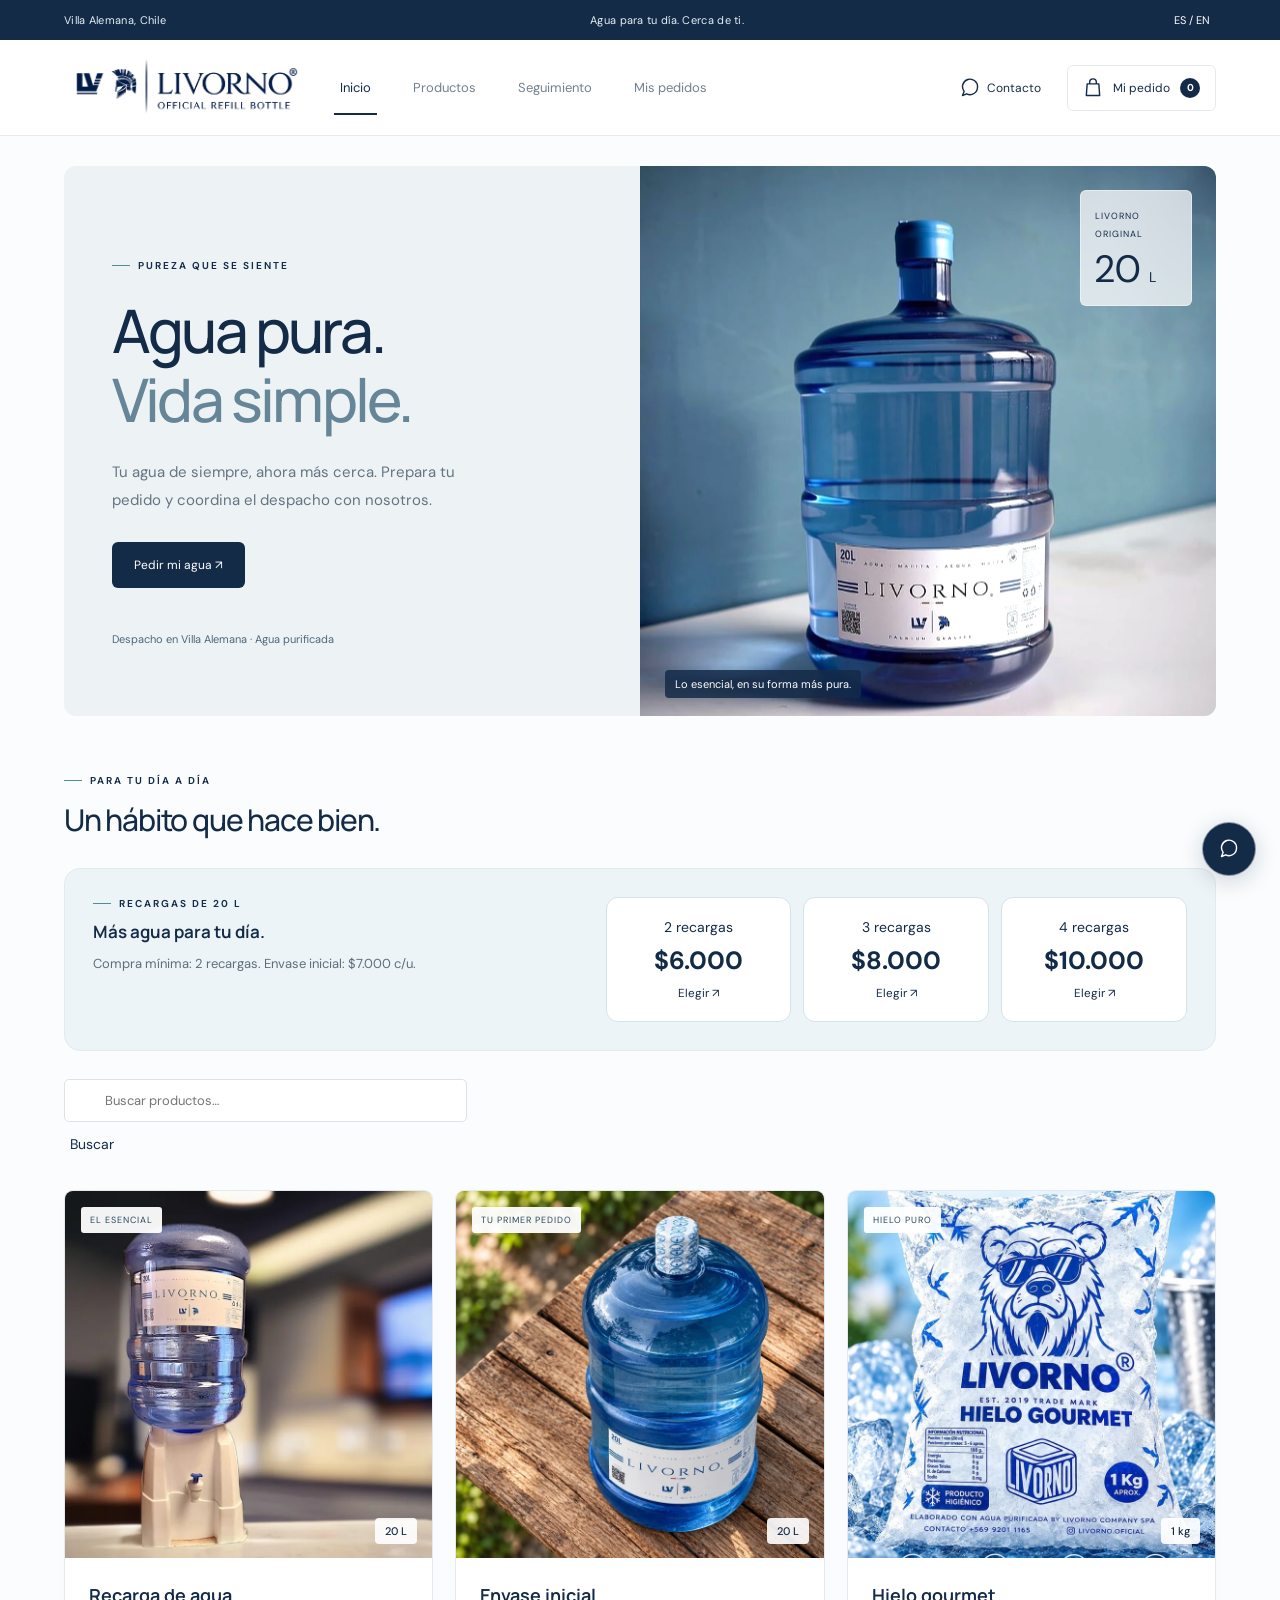
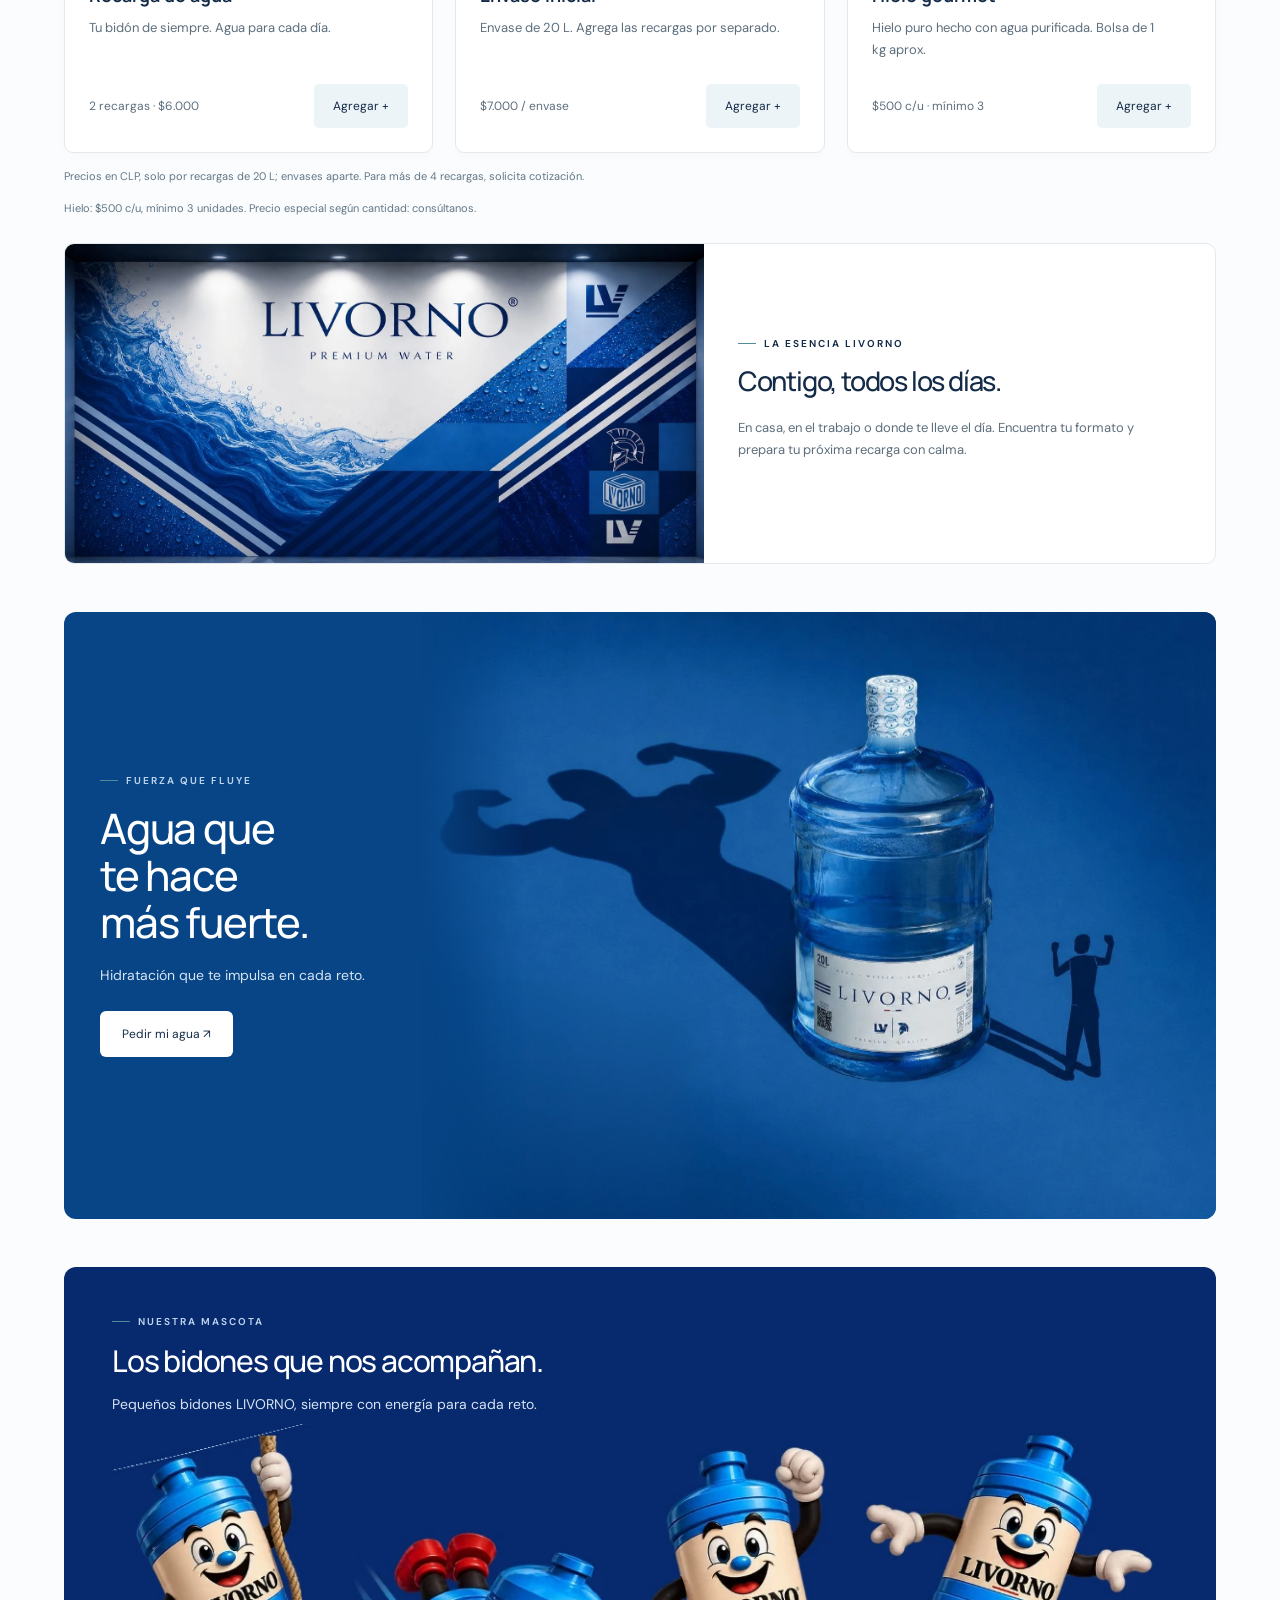
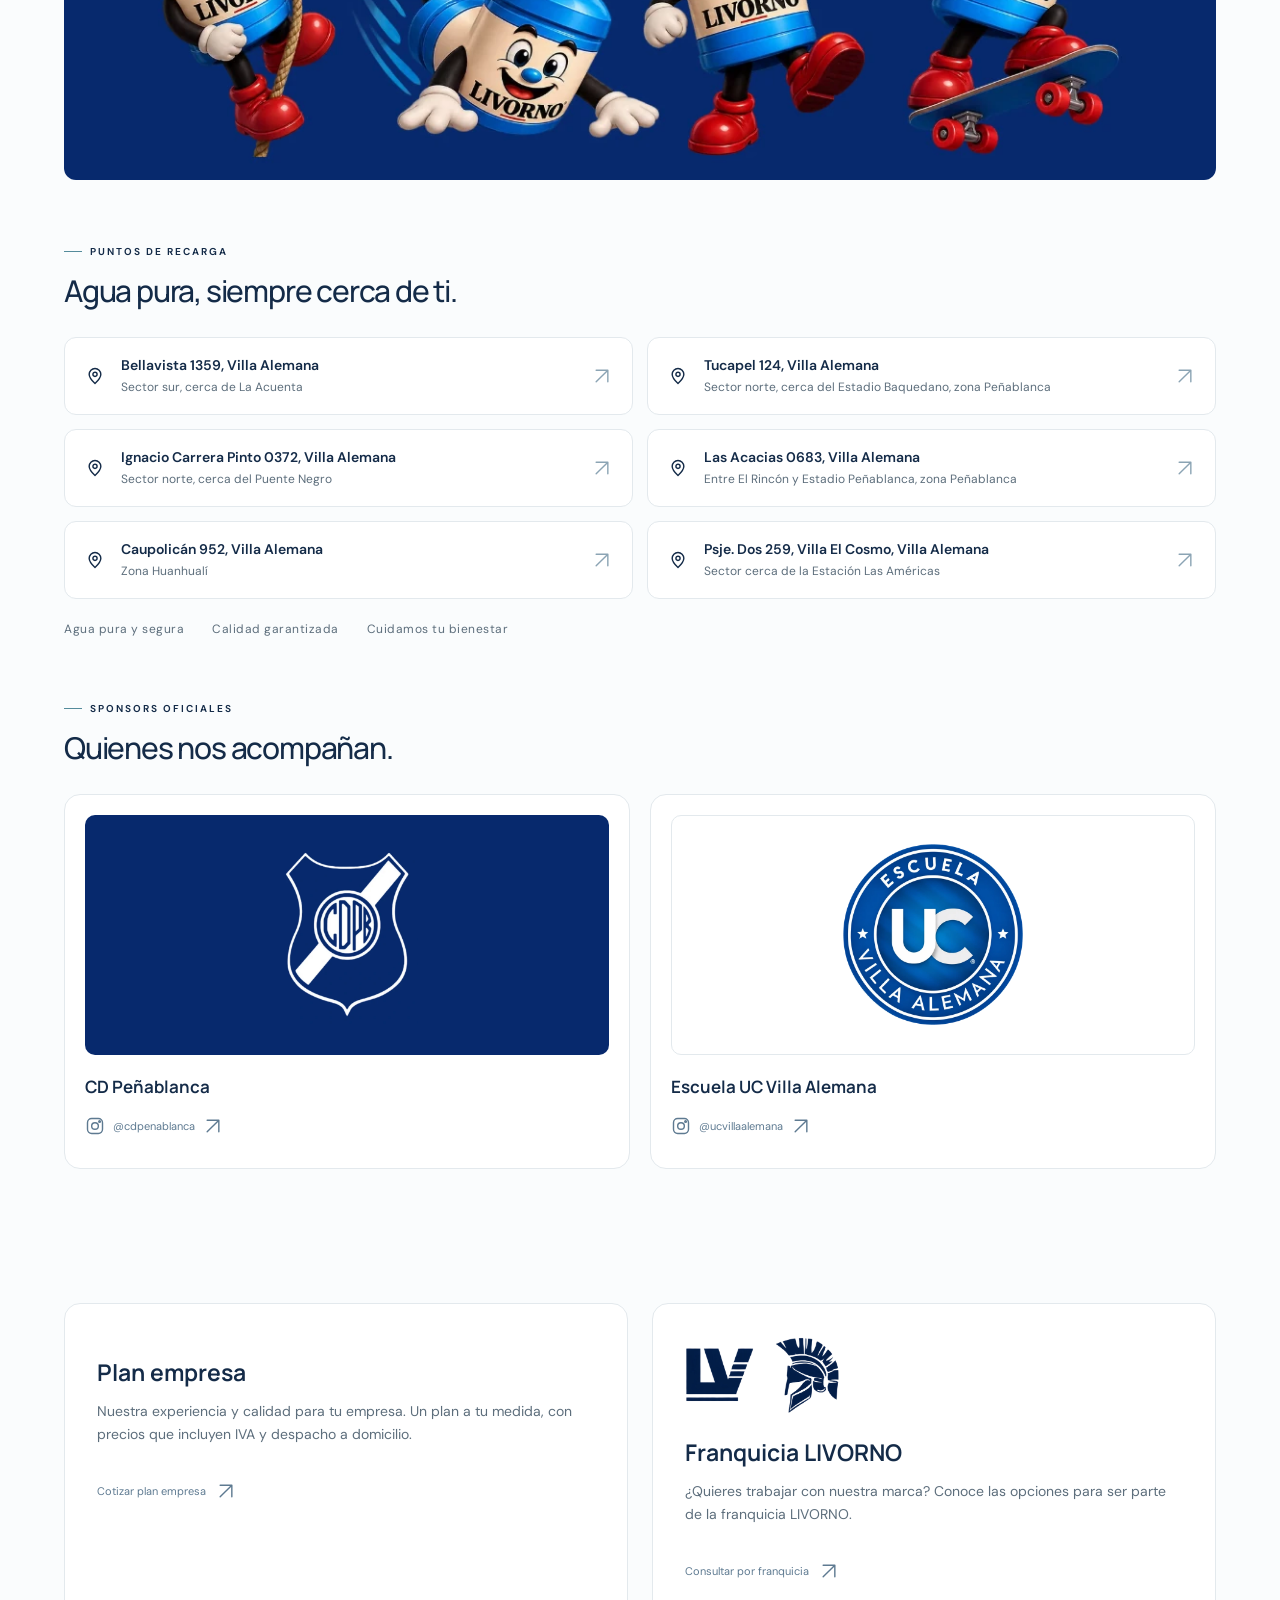
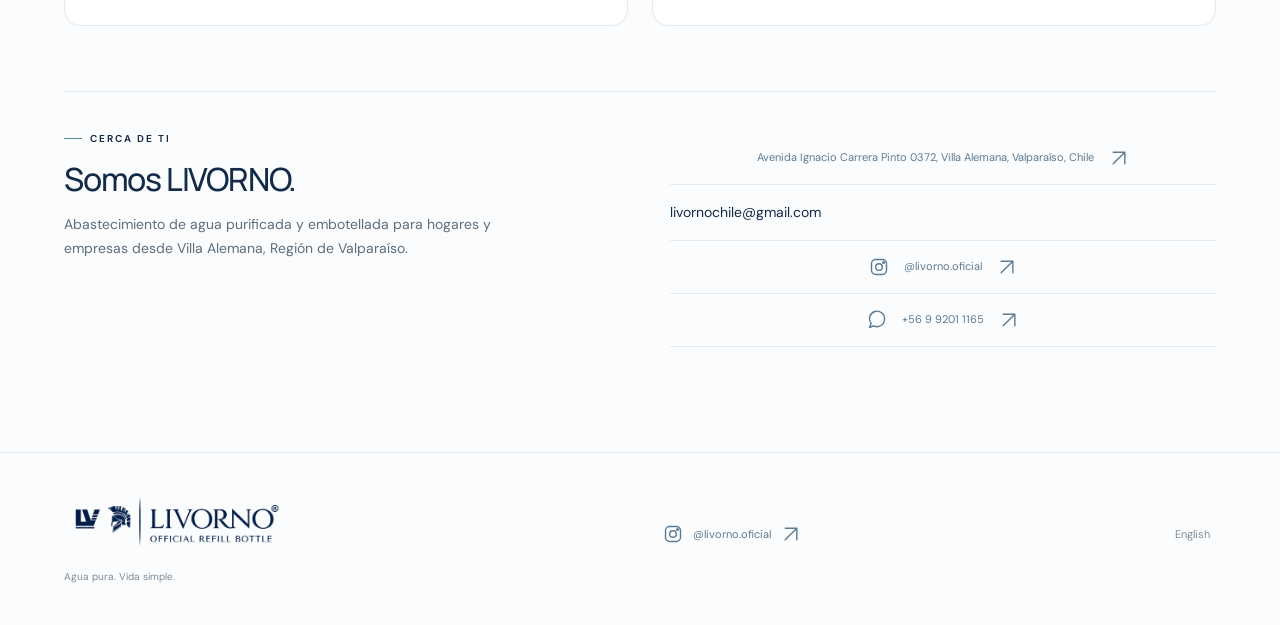
<file: index.html>
<!doctype html>
<html lang="es"><head><meta charset="utf-8"><meta name="viewport" content="width=device-width, initial-scale=1"><meta name="theme-color" content="#142b48"><meta name="description" content="LIVORNO. Agua purificada en Villa Alemana. Recargas de 20 litros y contacto directo por WhatsApp."><meta property="og:title" content="LIVORNO · Agua pura. Vida simple."><meta property="og:description" content="Agua purificada en Villa Alemana. Recargas de 20 litros y contacto directo por WhatsApp."><meta property="og:type" content="website"><link rel="icon" type="image/png" href="assets/favicon.png"><title>LIVORNO · Agua pura. Vida simple.</title><link rel="preconnect" href="https://fonts.googleapis.com"><link rel="preconnect" href="https://fonts.gstatic.com" crossorigin><link rel="stylesheet" href="https://fonts.googleapis.com/css2?family=DM+Sans:wght@400;450;500;550;600;650;700&family=Manrope:wght@400;500;600;650;700;800&display=swap"><link rel="stylesheet" href="css/style.css"></head><body><div id="app"></div><dialog id="cart-dialog" aria-labelledby="cart-title"></dialog><div id="notice" role="status" aria-live="polite"></div><script src="js/app.js"></script></body></html>
</file>
<file: css/style.css>
:root{--navy:#142b48;--ink:#203650;--muted:#73808e;--ice:#edf4f7;--line:#e3e9ed}*{box-sizing:border-box}body{margin:0;color:var(--navy);background:#fafcfd;font-family:'DM Sans',Arial,sans-serif;font-size:14px}button,input,select{font:inherit}button,a,input,select{-webkit-tap-highlight-color:transparent}button{cursor:pointer;border:0;background:none;color:inherit}button:disabled{opacity:.5;cursor:wait}button:focus-visible,a:focus-visible{outline:3px solid #649cc7;outline-offset:4px}a{color:inherit;text-decoration:none}button{display:inline-flex;align-items:center;justify-content:center;gap:10px}h1,h2,h3,p{margin:0}h1,h2,h3{font-family:'Manrope',Arial,sans-serif}p{line-height:1.7}h3{font-size:17px;font-weight:650}.topline{padding:10px 5%;background:var(--navy);color:#e5eff6;display:flex;justify-content:space-between;align-items:center;font-size:11px;letter-spacing:.3px}.topline span{display:flex;gap:6px;align-items:center}.topline button{color:white;font-size:11px}header{height:96px;display:flex;align-items:center;justify-content:space-between;padding:0 5%;background:white;border-bottom:1px solid var(--line)}.brand{padding:0;width:230px;overflow:hidden;height:70px}.brand img{width:230px;mix-blend-mode:multiply}nav{display:flex;gap:30px;height:100%;align-items:center}nav button{height:100%;font-size:13px;color:#73808e;position:relative}nav button.active{color:var(--navy)}nav button.active:after{content:'';position:absolute;bottom:20px;height:2px;left:0;right:0;background:var(--navy)}.navcart{border:1px solid var(--line);padding:12px 15px;border-radius:6px;font-size:12px}.navcart b{background:var(--navy);border-radius:50%;width:20px;height:20px;color:white;display:grid;place-items:center;font-size:10px}main{max-width:1440px;margin:auto}.hero{display:grid;grid-template-columns:1fr 1fr;min-height:550px;margin:30px 5% 0;background:#edf3f5;border-radius:12px;overflow:hidden}.hero-copy{padding:56px 48px 34px}.eyebrow{font-size:10px;font-weight:650;letter-spacing:2px;display:flex;align-items:center;gap:8px}.eyebrow>span{width:6px;height:6px;background:#548b9b;border-radius:50%}h1{font-size:60px;line-height:1.15;letter-spacing:-2.8px;margin:24px 0;font-weight:500}h1 em{font-style:normal;color:#668697}.hero-copy>p{font-size:14px;color:#657481;max-width:340px;line-height:1.9;margin-bottom:27px}.primary{background:var(--navy);color:white;border-radius:6px;padding:15px 22px;font-size:12px;gap:24px}.primary:hover{background:#284a68}.hero-foot{display:flex;gap:20px;margin-top:44px;color:#637989;font-size:10px}.hero-foot span{display:flex;align-items:center;gap:7px}.hero-photo{position:relative;min-height:450px;overflow:hidden}.hero-photo>img{width:100%;height:100%;object-fit:cover;position:absolute}.image-label{position:absolute;right:24px;top:24px;border:1px solid #ffffff70;background:#ffffffb8;backdrop-filter:blur(10px);padding:14px;border-radius:6px;width:112px}.image-label span{font-size:8px;letter-spacing:1px}.image-label b{display:block;font-size:38px;font-weight:400;line-height:1.1;margin-top:8px}.image-label small{font-size:14px}.photo-caption{position:absolute;bottom:24px;left:25px;color:white;font-size:11px;text-shadow:0 1px 8px #142b48}.catalog{padding:58px 5% 25px}.section-heading{display:flex;justify-content:space-between;align-items:end;gap:24px;margin-bottom:26px}h2{font-size:30px;font-weight:500;letter-spacing:-1.2px;margin-top:12px}.subtle{color:var(--muted);font-size:12px}.product-grid{display:grid;grid-template-columns:repeat(3,1fr);gap:22px}.product{border:1px solid var(--line);background:white;border-radius:9px;overflow:hidden}.product-img{height:225px;background:#e5f0f6;position:relative;overflow:hidden}.product-img img{width:100%;height:100%;object-fit:cover;transition:transform .5s}.product:hover .product-img img{transform:scale(1.04)}.product-img.refill img{object-position:center 56%}.product-img.new img{object-position:center 65%}.product-img>span{position:absolute;left:16px;top:16px;font-size:8px;letter-spacing:1px;background:#fffef0ed;padding:7px 9px;border-radius:3px}.product-img>b{position:absolute;bottom:14px;right:15px;padding:6px 10px;background:#ffffffe8;border-radius:4px;font-size:11px;font-weight:500}.product-info{padding:21px}.product-info>p{font-size:11px;color:var(--muted);margin-top:8px}.product-bottom{display:flex;align-items:center;justify-content:space-between;margin-top:23px}.product-bottom>small{font-size:10px;color:var(--muted)}.add{background:var(--ice);font-size:11px;border-radius:5px;padding:9px 12px}.quantity{display:flex;align-items:center;gap:8px;border:1px solid var(--line);border-radius:5px;background:white}.quantity button{padding:9px}.quantity b{font-size:12px}.catalog-note{font-size:10px;color:#8b96a0;margin-top:14px}.steps{display:grid;grid-template-columns:repeat(3,1fr);margin:32px 5% 50px;border-top:1px solid var(--line);padding-top:30px;gap:45px}.steps span{font-size:11px;color:#8ba4b4}.steps h3{margin-top:13px;font-size:15px}.steps p{font-size:12px;color:var(--muted);margin-top:6px}.account-banner{margin:0 5% 45px;padding:35px 40px;border-radius:9px;background:var(--navy);color:white;display:flex;justify-content:space-between;align-items:center}.account-banner .eyebrow{color:#a8c5d7}.account-banner h2{font-size:27px}.account-banner p{font-size:12px;color:#becbd5;margin-top:12px}.account-banner button{padding:13px 19px;background:white;color:var(--navy);border-radius:5px;font-size:12px}.preview-note{margin:30px 5%;padding:18px 20px;display:flex;gap:12px;border:1px solid var(--line);border-radius:6px;color:#73838f;font-size:10px}.preview-note svg{flex-shrink:0}.preview-note b{font-weight:500}.preview-note p{margin-top:4px}footer{padding:30px 5% 40px;border-top:1px solid var(--line);display:flex;justify-content:space-between;align-items:center;color:#7d8c99;font-size:11px}.footer-brand{font-family:Georgia,serif;font-size:26px;letter-spacing:3px;color:var(--navy)}footer p{font-size:10px;margin-top:6px}.account-section{padding:52px 5%;min-height:540px}.small-title{font-size:42px;margin:15px 0 12px;letter-spacing:-1.8px}.tracking-grid{display:grid;grid-template-columns:360px 1fr;gap:25px;margin-top:35px}.tracking-panel{border:1px solid var(--line);border-radius:10px;background:white;padding:26px}.panel-top{display:flex;justify-content:space-between;align-items:center;gap:20px}.icon-btn{padding:8px;border-radius:5px}.icon-btn:hover{background:var(--ice)}.status-badge{display:inline-flex;background:#edf3f6;border-radius:4px;padding:7px 10px;font-size:10px;color:#526e83;margin-top:18px}.timeline{margin-top:26px}.timeline>div{display:flex;align-items:center;gap:15px;position:relative;padding:0 0 28px;color:#8799a7}.timeline i{height:28px;width:28px;display:grid;place-items:center;border:1px solid #dce4e9;border-radius:50%;font-size:11px;font-style:normal;background:white;z-index:1}.timeline>div:not(:last-child):after{content:'';height:30px;position:absolute;left:14px;top:28px;border-left:1px dashed #d5dfe7}.timeline b{font-size:12px;font-weight:500}.timeline small{display:block;margin-top:4px;font-size:10px}.helper{padding:13px;background:#f2f6f8;font-size:11px;color:#788996;margin:15px 0;line-height:1.7}.map-placeholder{border:1px solid #dce7ec;border-radius:10px;background:#e8f0f3;position:relative;display:grid;place-items:center;overflow:hidden;min-height:400px}.map-lines{position:absolute;inset:-20%;opacity:.5;transform:rotate(-25deg);background:repeating-linear-gradient(0deg,transparent 0 65px,#fff 66px 75px,transparent 76px 130px),repeating-linear-gradient(90deg,transparent 0 85px,#fff 86px 95px,transparent 96px 180px)}.location-card{position:relative;background:#ffffffed;border-radius:12px;padding:30px;text-align:center;max-width:330px;box-shadow:0 12px 50px #142b4810}.location-icon{border-radius:50%;width:65px;height:65px;margin:0 auto 20px;background:var(--ice);display:grid;place-items:center}.location-card p{font-size:12px;color:#758695;margin-top:14px}.location-card span{display:flex;gap:6px;align-items:center;justify-content:center;margin:20px 0 8px;font-size:12px}.location-card small{font-size:10px;color:#93a0aa}.history-toolbar{display:flex;justify-content:space-between;gap:20px;border-bottom:1px solid var(--line);padding-bottom:17px;margin-top:30px}.tabs{display:flex;gap:8px}.tabs button{font-size:12px;padding:10px 17px;border-radius:5px;color:#7d8d99}.tabs .active{background:var(--navy);color:white}input,select{border:1px solid #dce4e9;border-radius:5px;padding:12px;background:white;width:100%;color:var(--navy);outline-color:#80b0cc}select{margin-top:10px}.history-toolbar input{width:250px;font-size:12px}.empty{text-align:center;padding:55px 20px;display:flex;flex-direction:column;align-items:center;gap:18px}.empty>svg{color:#8ca6b9}.empty p{max-width:440px;font-size:13px;color:var(--muted)}.order-list article{display:flex;gap:20px;align-items:center;border-bottom:1px solid var(--line);padding:25px 0}.order-list article>div{flex:1}.order-list p,.order-list small{font-size:11px;color:var(--muted);margin-top:6px}.order-list b{font-size:13px}.order-list .status-badge{margin:0}.text-btn{font-size:11px;color:#5e7a91}.signin{padding:0 5% 20px}.signin a{display:flex;align-items:center;gap:10px}.modal-overlay{position:fixed;inset:0;z-index:50;background:#0c213b70;backdrop-filter:blur(3px);display:flex;justify-content:flex-end}.drawer{background:white;width:480px;max-width:100%;height:100dvh;overflow:auto;padding:30px;box-shadow:-20px 0 60px #12233520}.drawer h2{font-size:30px}.checkout-progress{display:flex;align-items:center;gap:8px;font-size:10px;color:#8293a0;margin:25px 0;padding-bottom:20px;border-bottom:1px solid var(--line)}.cart-row{display:flex;gap:13px;align-items:center;padding:16px 0;border-bottom:1px solid var(--line)}.cart-row>img{width:55px;height:65px;object-fit:cover;border-radius:4px}.cart-row>div:not(.quantity){flex:1}.cart-row b{font-size:12px}.cart-row small{display:block;margin-top:6px;font-size:10px;color:var(--muted)}.summary{display:grid;grid-template-columns:1fr auto;gap:20px;font-size:12px;margin:30px 0}.summary span{color:var(--muted)}.wide{width:100%;justify-content:space-between}.delivery-choices{display:flex;gap:10px}.delivery-choices button{border:1px solid var(--line);border-radius:6px;padding:16px 10px;font-size:11px;flex:1;flex-direction:column}.delivery-choices .chosen{border-color:var(--navy);background:var(--ice)}label{display:block;font-size:11px;margin-top:18px}label input,label select{display:block;margin-top:8px;font-size:13px}.form-grid{display:grid;grid-template-columns:1fr 1fr;gap:12px}.back{margin-top:18px}.success>span{border-radius:50%;background:var(--ice);width:70px;height:70px;display:grid;place-items:center}.error{color:#a13535;padding:12px;background:#fff1f1;font-size:12px;margin:12px 0}.mobile-nav{display:none}
@media(min-width:1400px){header,.topline,footer{padding-left:max(5%,calc((100vw - 1296px)/2));padding-right:max(5%,calc((100vw - 1296px)/2))}}
@media(max-width:1000px){nav{gap:18px}.brand,.brand img{width:180px}.hero-copy{padding:40px 30px}h1{font-size:48px}.hero-foot{flex-direction:column;gap:12px;margin-top:28px}.section-heading>.subtle{max-width:230px;line-height:1.7}.product-img{height:190px}.product-info{padding:17px}.product-bottom{gap:10px}.tracking-grid{grid-template-columns:320px 1fr}}
@media(max-width:700px){.topline{font-size:10px;padding:8px 5%}.topline>span:nth-child(2){display:none}header{height:78px}.brand,.brand img{width:185px}nav{display:none}.navcart{padding:10px;gap:6px}.navcart>span{display:none}.hero{margin:18px 4% 0;grid-template-columns:1fr;min-height:0}.hero-copy{padding:32px 26px 28px}h1{font-size:48px;margin:18px 0;letter-spacing:-2px}.hero-copy>p{font-size:12px;max-width:100%;margin-bottom:22px}.eyebrow{font-size:9px}.hero-foot{flex-direction:row;gap:20px;margin-top:24px;font-size:9px}.hero-photo{min-height:300px}.hero-photo>img{object-position:center 48%}.image-label{top:18px;right:18px;width:90px;padding:10px}.image-label b{font-size:30px}.image-label span{font-size:7px}.photo-caption{font-size:10px;bottom:18px}.catalog{padding:36px 5% 20px}h2{font-size:25px}.section-heading{align-items:start;flex-direction:column;gap:12px}.section-heading>.subtle{max-width:none;font-size:11px}.product-grid{grid-template-columns:1fr;gap:20px}.product-img{height:265px}.product-info{padding:20px}.product-info>p{font-size:12px}.product-bottom{margin-top:18px}.product-bottom>small{font-size:11px}.add{padding:12px 15px}.steps{grid-template-columns:1fr;gap:25px;margin:20px 5% 35px}.steps>div{padding-left:40px;position:relative}.steps span{position:absolute;left:0;top:14px}.steps h3{margin-top:10px}.account-banner{padding:28px;flex-direction:column;align-items:start;gap:25px;margin-bottom:25px}.account-banner h2{font-size:27px}.preview-note{font-size:10px;margin-top:25px}footer{padding-bottom:95px;flex-wrap:wrap;gap:25px}.mobile-nav{display:flex;position:fixed;bottom:0;left:0;right:0;z-index:20;justify-content:space-around;background:#fffffff5;border-top:1px solid var(--line);padding:10px 0 max(12px,env(safe-area-inset-bottom));backdrop-filter:blur(12px)}.mobile-nav button{flex-direction:column;gap:5px;font-size:9px;color:#81909c}.mobile-nav button.active{color:var(--navy)}.account-section{padding:35px 5%;min-height:450px}.small-title{font-size:36px}.tracking-grid{grid-template-columns:1fr;gap:20px}.map-placeholder{min-height:350px}.history-toolbar{flex-direction:column}.history-toolbar input{width:100%}.tabs button{padding:10px 14px}.empty{padding:45px 12px}.empty h3{font-size:17px}.order-list article{flex-wrap:wrap;gap:15px}.order-list article>div{min-width:65%}.drawer{padding:24px 20px}.drawer .eyebrow{font-size:8px}.checkout-progress{font-size:9px}.primary{font-size:12px}.catalog-note{font-size:9px}}
@media(prefers-reduced-motion:reduce){*{scroll-behavior:auto!important;transition:none!important}}
/* LIVORNO refinement: preserve page structure, unify brand imagery and controls. */
:root{--muted:#5d6e7c}html{scroll-behavior:smooth;scroll-padding-top:110px}img{display:block;max-width:100%}button{min-height:44px}header{gap:20px;position:sticky;top:0;z-index:25;background:#fffffffa;backdrop-filter:blur(12px)}.brand{width:250px;height:76px;flex-shrink:0;overflow:visible}.brand img{width:100%;height:auto;mix-blend-mode:normal}.header-contact{font-size:12px;gap:7px;margin-left:auto}.navcart{white-space:nowrap}.skip-link{position:fixed;top:-100px;left:12px;z-index:100;padding:14px;background:white;border:2px solid var(--navy)}.skip-link:focus{top:10px}.hero{min-height:550px}.hero-photo{background:#dbe9ee;display:grid;place-items:center}.hero-photo>img{position:static;width:100%;height:100%;object-fit:contain;filter:brightness(1.06);background:#dce8ec}.photo-caption{bottom:18px;padding:7px 10px;border-radius:4px;background:#142b48d9;color:white;text-shadow:none}.hero-copy>p{font-size:15px}.hero-foot{font-size:11px}.catalog-tools{display:flex;justify-content:space-between;align-items:center;gap:20px;padding:8px 0}.catalog-search{position:relative;min-width:240px;max-width:360px;width:35%}.catalog-search svg{position:absolute;top:15px;left:14px;color:#6f8494}.catalog-search input{padding-left:40px;font-size:13px}.result-count{font-size:11px;color:#657888;margin:14px 0}.product{display:flex;flex-direction:column;box-shadow:0 3px 15px #142b4804}.product-img{height:auto;aspect-ratio:4/3;background:#eaf1f4}.product-img img{object-fit:contain;object-position:center!important;filter:brightness(1.06);width:100%;height:100%}.product-img.bottle img{object-fit:cover;object-position:center 35%!important;filter:none}.product-img>span{background:#fffffff2;color:#294760;max-width:72%;font-size:9px}.product-img>b{font-size:11px}.product-info{padding:24px;flex:1;display:flex;flex-direction:column}.product-info h3{font-size:18px;line-height:1.5}.product-info>p{font-size:13px;line-height:1.7;margin:8px 0 22px;min-height:44px}.product-bottom{margin-top:auto}.product-bottom>small{font-size:12px}.add{min-width:94px;min-height:44px;font-size:12px}.quantity button{min-width:38px;min-height:44px}.quantity{gap:5px}.quantity b{min-width:12px;text-align:center}.catalog-note{font-size:11px;color:#627787;line-height:1.7}.brand-story{margin:0 5% 48px;display:grid;grid-template-columns:1.25fr 1fr;border:1px solid var(--line);border-radius:10px;overflow:hidden;background:white}.brand-story-image{background:#dce8ef;display:grid;place-items:center}.brand-story-image img{width:100%;height:auto}.brand-story-copy{padding:34px;align-self:center}.brand-story-copy h2{font-size:27px}.brand-story-copy p{font-size:13px;color:var(--muted);margin:18px 0 10px}.brand-story-copy .text-btn{font-size:13px}.footer-logo{width:230px;height:auto}.contact-logo{width:270px;height:auto;margin:32px auto}.contact-drawer>p{color:var(--muted);font-size:14px;margin-top:15px}.contact-channel{display:flex;gap:14px;align-items:center;border:1px solid var(--line);border-radius:8px;padding:18px;margin-top:25px}.contact-channel small{display:block;margin-top:8px;font-size:12px;color:var(--muted)}.copy-feedback{min-height:48px;font-size:12px!important}.floating-contact{position:fixed;right:24px;bottom:24px;z-index:30;border-radius:50%;width:56px;height:56px;background:var(--navy);color:white;box-shadow:0 5px 22px #142b4830;border:1px solid #ffffff80}.floating-cart{position:fixed;bottom:24px;left:50%;transform:translateX(-50%);z-index:30;background:var(--navy);color:white;padding:12px 22px;border-radius:7px;box-shadow:0 5px 22px #142b4830;font-size:13px;white-space:nowrap}.floating-cart b{background:#ffffff25;padding:5px 8px;border-radius:4px}.steps p{font-size:13px}.steps h3{font-size:16px}.preview-note{font-size:11px}.subtle{font-size:13px}label{font-size:13px}label input,label select{font-size:16px;min-width:0}.form-grid{min-width:0}.form-grid label{min-width:0}.drawer .helper{font-size:12px}.checkout-progress{font-size:11px;gap:7px}.mobile-nav button{min-width:64px}.text-btn{min-height:44px}.cart-row img{object-fit:contain;background:#edf3f6;width:64px;height:64px}.cart-row b{font-size:13px}.cart-row small{font-size:11px}nav button{white-space:nowrap;font-size:13px}.topline button{min-height:20px}.tabs button{font-size:13px}.contact-drawer{height:100dvh}.contact-drawer .primary{display:flex}.history-toolbar input{font-size:16px}
@media(min-width:701px) and (max-width:1100px){header{gap:12px;padding:0 4%}.brand{width:205px}.brand img{width:100%}nav{gap:14px}.header-contact span{display:none}.hero-copy{padding:36px 28px}.hero{min-height:500px}.hero-photo{min-height:0}.hero h1{font-size:48px}.product-grid{gap:16px}.product-info{padding:17px}.product-info h3{font-size:16px}.product-bottom{flex-wrap:wrap;gap:12px}.brand-story-copy{padding:25px}.brand-story-copy h2{font-size:24px}}
@media(max-width:700px){header{gap:8px;height:80px;padding:0 5%}.brand{width:min(50vw,220px);height:auto}.brand img{width:100%;height:auto}.header-contact{margin-left:auto;padding:9px}.header-contact span{display:none}.navcart{padding:8px}.hero-copy{padding:32px 25px}.hero-copy>p{font-size:14px}.hero-photo{min-height:0;aspect-ratio:1152/832}.hero-photo>img{object-fit:contain}.hero-foot{font-size:10px;gap:16px}.image-label{width:80px;top:12px;right:12px;padding:9px}.image-label b{font-size:26px}.photo-caption{font-size:9px;bottom:12px;left:12px}.catalog-tools{flex-direction:column;align-items:stretch;gap:14px}.catalog-search{width:100%;max-width:none;min-width:0}.catalog-search input{font-size:16px}.catalog-tools .tabs{gap:6px}.catalog-tools .tabs button{flex:1;padding:10px 8px;font-size:12px}.product-img{height:auto;aspect-ratio:4/3}.product-info{padding:22px}.product-info h3{font-size:19px}.product-info>p{min-height:0;font-size:14px}.product-bottom{gap:12px}.product-grid{gap:24px}.brand-story{grid-template-columns:1fr;margin-bottom:32px}.brand-story-copy{padding:28px}.brand-story-copy h2{font-size:26px}.brand-story-copy p{font-size:14px}.steps{gap:20px}.steps p{font-size:13px}.floating-contact{right:16px;bottom:calc(84px + env(safe-area-inset-bottom));width:48px;height:48px}.floating-cart{bottom:calc(84px + env(safe-area-inset-bottom));left:16px;transform:none;padding:10px 14px;max-width:calc(100vw - 90px);font-size:12px}.footer-logo{width:210px}footer{padding-bottom:170px}.mobile-nav button{font-size:10px;min-height:44px}.preview-note{font-size:11px}.drawer{padding-bottom:calc(30px + env(safe-area-inset-bottom))}.checkout-progress{font-size:10px}.contact-drawer .helper{font-size:12px}.form-grid{gap:10px}}
@media(max-width:380px){.brand{width:47vw}.header-contact{padding:5px}.navcart{padding:7px}.hero h1{font-size:43px}.hero-foot{flex-wrap:wrap}.product-bottom{flex-wrap:wrap}.form-grid{grid-template-columns:1fr}.checkout-progress{font-size:9px}}
@media(min-width:701px){.hero-photo>img{position:absolute;inset:0;object-fit:cover;object-position:center}}
@media(min-width:701px) and (max-width:900px){header{gap:10px;padding:0 4%}.brand{width:180px}nav{gap:10px}nav button{font-size:12px}.navcart>span{display:none}.navcart{padding:9px;gap:6px}.header-contact{padding:8px}.hero h1{font-size:42px}}
.whatsapp-link,.cart-whatsapp{display:flex;align-items:center;gap:12px;min-height:48px}.whatsapp-link{justify-content:space-between}.cart-whatsapp{justify-content:center;padding:14px;margin-top:14px;border:1px solid var(--line);border-radius:6px;font-size:12px;background:var(--ice)}.cart-whatsapp:hover{background:#dfebf1}.floating-contact{display:flex;align-items:center;justify-content:center}.contact-drawer .text-btn.wide{margin-top:12px}.contact-channel small{font-size:14px;letter-spacing:.3px}
.refill-prices{display:grid;grid-template-columns:1fr 1.2fr;gap:28px;padding:28px;background:var(--ice);border:1px solid var(--line);border-radius:16px;margin:28px 0}.refill-prices h3{margin:10px 0}.refill-prices p{color:var(--muted);font-size:13px}.price-options{display:grid;grid-template-columns:repeat(3,1fr);gap:12px}.price-options button{flex-direction:column;padding:20px 10px;border:1px solid #d6e2eb;background:white;border-radius:12px;gap:8px}.price-options button:hover{background:var(--navy);color:white}.price-options strong{font-size:25px}.price-options small{display:flex;align-items:center;gap:6px}.business-section,.company-section{margin:65px 5%}.business-grid{display:grid;grid-template-columns:1fr 1fr;gap:24px}.business-grid article{border:1px solid var(--line);border-radius:16px;padding:32px;background:white}.business-grid h3{font-size:23px;margin:20px 0 12px}.business-grid p{color:var(--muted);max-width:520px;margin-bottom:22px}.business-grid .text-btn{display:inline-flex;align-items:center;gap:10px}.company-section{display:grid;grid-template-columns:1fr 1fr;gap:60px;padding:40px 0;border-top:1px solid var(--line)}.company-section h2{font-size:32px;margin:12px 0}.company-section p{color:var(--muted);max-width:480px}.company-links a{display:flex;gap:15px;align-items:center;padding:16px 0;border-bottom:1px solid var(--line);line-height:1.6}.company-links a>svg{flex-shrink:0}.company-links small{display:block;color:var(--muted);margin-top:4px}.social-link,.contact-details a{display:flex;align-items:center;gap:9px}.contact-details{display:grid;gap:14px;margin:0 0 24px;overflow-wrap:anywhere}.contact-details p{display:flex;align-items:center;gap:9px}.contact-details svg{flex-shrink:0}.product-bottom{gap:10px}.product-bottom small{line-height:1.5}@media(max-width:700px){.refill-prices,.company-section{grid-template-columns:1fr;gap:22px}.refill-prices{padding:20px 14px}.price-options{gap:6px}.price-options strong{font-size:20px}.price-options button{padding:16px 6px}.business-grid{grid-template-columns:1fr}.business-grid article{padding:24px}.business-section,.company-section{margin:40px 5%}.company-links a{font-size:13px}.company-links span{overflow-wrap:anywhere}.company-section h2{font-size:27px}}
.remove-item{width:40px;min-width:40px;height:44px;border-radius:8px;color:#7e4b50}.remove-item:hover,.clear-cart:hover{background:#f8edef;color:#9c3340}.clear-cart{display:flex;align-items:center;gap:8px;margin:16px 0 0 auto;padding:10px 12px;border-radius:8px;color:#7e4b50;font-size:13px}.franchise-mark{position:relative;overflow:hidden;width:156px;height:80px}.franchise-mark img{position:absolute;max-width:none;width:640.5px;height:221.1px;left:-32px;top:-62px}.product-grid{grid-template-columns:repeat(2,minmax(0,1fr))}@media(max-width:600px){.product-grid{grid-template-columns:1fr}.cart-row{gap:8px}.cart-row>img{width:44px;height:54px}.cart-row .quantity{gap:3px}.cart-row .quantity button{width:28px}.cart-row>div:not(.quantity){min-width:0}.remove-item{min-width:34px;width:34px}.cart-row b{font-size:12px}}
/* Adaptación HTML estático */
#cart-dialog{color:var(--navy);font-family:inherit;border:0;border-radius:16px;width:min(540px,96vw);max-height:92dvh;padding:28px;background:#fff;overflow:auto}#cart-dialog::backdrop{background:#142b4880}#cart-dialog label{display:block;margin:16px 0;font-size:13px}#cart-dialog input,#cart-dialog select{display:block;width:100%;padding:12px;border:1px solid var(--line);border-radius:8px;margin-top:7px}#cart-dialog .primary{margin-top:16px}.local-order{background:white;border:1px solid var(--line);border-radius:12px;padding:22px;margin:18px 0}.local-order button{margin:12px 16px 0 0}.catalog-search{max-width:500px;margin-bottom:24px}.catalog-search input{min-width:0}.business-grid{margin-top:28px}.hero-photo>img{width:100%;height:100%;object-fit:cover}.primary,.text-btn,.cart-whatsapp{display:inline-flex;align-items:center;justify-content:center;gap:10px}.franchise-mark img{max-width:none}#notice:not(:empty){position:fixed;bottom:90px;left:50%;transform:translateX(-50%);z-index:999;background:var(--navy);color:white;padding:14px 22px;border-radius:12px;max-width:90vw}.mobile-nav button{min-height:52px}.floating-contact{width:54px;height:54px;display:flex;align-items:center;justify-content:center}.floating-contact svg:last-child{display:none}.floating-contact svg:first-child{display:block}@media(max-width:600px){#cart-dialog{padding:20px 14px}.company-links a{overflow-wrap:anywhere}.hero-photo{min-height:320px}}

/* ===== LIVORNO · capa de movimiento y refinamientos ===== */
:root{--ease:cubic-bezier(.22,.8,.24,1);--soft:cubic-bezier(.4,0,.2,1);--lift:0 20px 44px -24px #142b4860}
::selection{background:#142b48;color:#fff}
body{-webkit-font-smoothing:antialiased;text-rendering:optimizeLegibility}
h1,h2,h3{text-wrap:balance}p{text-wrap:pretty}
button,a,input,select{touch-action:manipulation}
html:has(dialog[open]){overflow:hidden}
/* cabecera y navegación */
header{transition:box-shadow .5s var(--soft)}
html.scrolled header{box-shadow:0 12px 30px -24px #142b4890}
.brand img{transition:opacity .35s}.brand:hover img{opacity:.8}
nav button{transition:color .3s}nav button:hover{color:var(--navy)}
nav button:after{content:'';position:absolute;left:0;right:0;bottom:20px;height:2px;background:var(--navy);transform:scaleX(0);transform-origin:left;transition:transform .5s var(--ease)}
nav button:hover:after,nav button.active:after{transform:scaleX(1)}
.mobile-nav button{position:relative;transition:color .3s}
.mobile-nav button:after{content:'';position:absolute;top:-9px;left:50%;width:22px;margin-left:-11px;height:2px;border-radius:2px;background:var(--navy);transform:scaleX(0);transition:transform .5s var(--ease)}
.mobile-nav button.active:after{transform:scaleX(1)}
/* botones */
.primary,.add,.text-btn,.navcart,.header-contact,.cart-whatsapp,.floating-contact,.quantity button{transition:background-color .35s var(--soft),color .35s,transform .5s var(--ease),box-shadow .5s var(--ease),border-color .35s}
.primary:hover{transform:translateY(-2px);box-shadow:0 14px 26px -14px #142b48d0}
.primary:active,.add:active,.price-options button:active{transform:scale(.97);transition-duration:.12s}
.primary svg,.text-btn svg{transition:transform .5s var(--ease)}
.primary:hover svg,.text-btn:hover svg{transform:translate(2px,-2px)}
.add:hover{background:var(--navy);color:#fff}
.navcart:hover{transform:translateY(-1px);border-color:#b9c9d4}
.header-contact:hover,.text-btn:hover{color:var(--navy)}
.floating-contact:hover{transform:translateY(-3px) scale(1.05);box-shadow:0 14px 30px -10px #142b4880}
.quantity button:hover{background:var(--ice)}
.navcart b.bump{animation:bump .6s var(--ease)}
@keyframes bump{40%{transform:scale(1.4)}}
/* tarjetas */
.product,.business-grid article,.local-order{transition:transform .6s var(--ease),box-shadow .6s var(--ease),border-color .4s}
.product:hover,.business-grid article:hover{transform:translateY(-5px);box-shadow:var(--lift);border-color:#cfdce5}
.product-img img{transition:transform 1.2s var(--ease)}.product:hover .product-img img{transform:scale(1.05)}
.price-options button{transition:transform .5s var(--ease),background-color .35s,color .35s,box-shadow .5s var(--ease)}
.price-options button:hover{transform:translateY(-3px);box-shadow:0 16px 30px -18px #142b48b0}
.franchise-mark{transition:transform .9s var(--ease);transform-origin:left center}
.business-grid article:hover .franchise-mark{transform:scale(1.05)}
.company-links a{transition:padding-left .5s var(--ease),color .3s,border-color .3s}
.company-links a:hover{padding-left:8px;border-color:#c9d6df}
input,select{transition:border-color .3s,box-shadow .3s}
input:focus-visible,select:focus-visible{outline:none;border-color:#649cc7;box-shadow:0 0 0 4px #649cc72e}
/* detalles visuales y jerarquía */
.eyebrow:before{content:'';width:18px;height:1px;background:#548b9b;flex-shrink:0}
.hero-copy{display:flex;flex-direction:column;align-items:flex-start;justify-content:center}
.hero-copy>p{max-width:390px}
.hero-foot{color:#4d6577}
.image-label span{font-size:9px}
.brand-story-image{overflow:hidden}
.brand-story-image img{transform:translate3d(0,var(--py,0px),0) scale(1.06);will-change:transform}
@media(min-width:701px){.hero-photo>img{transform:translate3d(0,var(--py,0px),0) scale(1.08);will-change:transform}}
/* aparición al hacer scroll */
.rv{opacity:0;transform:translate3d(0,26px,0);transition:opacity 1s var(--soft),transform 1.1s var(--ease);transition-delay:calc(var(--d,0)*95ms)}
.rv.in{opacity:1;transform:none}
.hero-photo.rv{transform:none;clip-path:inset(0 0 0 14%);transition:opacity 1.2s var(--soft),clip-path 1.1s var(--ease)}
.hero-photo.rv.in{clip-path:inset(0)}
.hero-photo.rv>img{scale:1.07;transition:scale 1.2s var(--ease)}
.hero-photo.rv.in>img{scale:1}
.brand-story-image.rv{transform:none}
/* diálogo y avisos */
#cart-dialog{overscroll-behavior:contain;box-shadow:0 40px 90px -30px #142b4890}
#cart-dialog[open]{animation:dlg .5s var(--ease)}
#cart-dialog[open]::backdrop{animation:fade .4s var(--soft)}
@keyframes dlg{from{opacity:0;transform:translateY(14px) scale(.985)}}
@keyframes fade{from{opacity:0}}
#notice:not(:empty){animation:noticein .5s var(--ease)}
@keyframes noticein{from{opacity:0;transform:translate(-50%,10px)}}
@media(prefers-reduced-motion:reduce){*,*:before,*:after{animation:none!important;transition:none!important}.rv{opacity:1!important;transform:none!important;clip-path:none!important}.hero-photo>img,.brand-story-image img{transform:none!important;scale:1!important}}

/* fotos reales de producto, hielo y banner de campaña */
.product-img.photo{aspect-ratio:1/1;background:#e6eef3}
.product-img.photo img{object-fit:cover;object-position:center!important;filter:none}
.cart-row>img{object-fit:cover}
@media(min-width:1000px){.product-grid{grid-template-columns:repeat(3,minmax(0,1fr))}}
@media(max-width:700px){.product-img.photo{aspect-ratio:6/5}.product-img.photo img{object-position:center 35%!important}}
.campaign{margin:0 5% 48px;border-radius:12px;overflow:hidden;background:#1a4a97}
.campaign img{width:100%;height:auto;transform:translate3d(0,var(--py,0px),0) scale(1.05);will-change:transform}
.campaign.rv{transform:none}
@media(prefers-reduced-motion:reduce){.campaign img{transform:none!important}}

/* animaciones adicionales */
body:before{content:'';position:fixed;top:0;left:0;right:0;height:2px;z-index:60;background:#548b9b;transform:scaleX(var(--sp,0));transform-origin:left}
.ln{display:block;overflow:hidden;padding-bottom:.1em;margin-bottom:-.1em}
.intro .ln>span{display:block;animation:lineIn 1.2s var(--ease) both}
.intro .ln:nth-child(2)>span{animation-delay:.14s}
@keyframes lineIn{from{transform:translateY(108%)}}
.product.rv .product-img img{scale:1.1;transition:scale 1s var(--ease)}
.product.rv.in .product-img img{scale:1}
.location-icon{animation:ring 3.2s ease-out infinite}
@keyframes ring{0%{box-shadow:0 0 0 0 #548b9b50}70%,100%{box-shadow:0 0 0 18px #548b9b00}}
.tracking-soon .lead{max-width:560px;color:var(--muted);margin-bottom:8px}
.tracking-soon .timeline>div{opacity:.75}
/* banner editorial */
.campaign{display:grid;grid-template-columns:1fr 1fr;background:#074586;color:#fff}
.campaign-copy{padding:56px 48px;display:flex;flex-direction:column;justify-content:center;align-items:flex-start;gap:18px}
.campaign-copy .eyebrow{color:#bcd3ec}.campaign-copy h2{font-size:clamp(36px,4vw,52px);line-height:1.06;margin:0;max-width:420px}
.campaign-copy p{color:#d5e3f3;max-width:360px}
.primary.light{background:#fff;color:var(--navy);margin-top:6px}.primary.light:hover{background:#eaf2f8}
.campaign-img{position:relative;overflow:hidden;min-height:400px}
.campaign-img img{position:absolute;inset:0;width:100%;height:100%;object-fit:cover;transform:translate3d(0,var(--py,0px),0) scale(1.06)}
@media(max-width:700px){.campaign{grid-template-columns:1fr}.campaign-copy{padding:36px 26px}.campaign-img{min-height:340px}}

.campaign-copy h2{font-size:clamp(30px,3.4vw,42px);letter-spacing:-1.2px;line-height:1.12}

/* banner: foto más visible y nítida */
.campaign{grid-template-columns:.9fr 1fr}
.campaign-img{aspect-ratio:962/1054;min-height:0}
.campaign-img img{transform:translate3d(0,var(--py,0px),0) scale(1.025)}
@media(max-width:700px){.campaign{grid-template-columns:1fr}.campaign-img{min-height:0}}

/* banner: se ve la sombra completa */
.campaign{grid-template-columns:.62fr 1.38fr}
.campaign-img{aspect-ratio:1382/1054}
.campaign-copy{padding:48px 36px}
@media(min-width:701px){.campaign-img img{-webkit-mask-image:linear-gradient(90deg,transparent,#000 14%);mask-image:linear-gradient(90deg,transparent,#000 14%)}}
@media(max-width:1000px){.campaign-copy{padding:34px 26px}}
@media(max-width:700px){.campaign{grid-template-columns:1fr}.campaign-copy{padding:34px 26px}}

/* mascotas, puntos de recarga y sponsors */
.mascots{margin:0 5% 48px;border-radius:12px;overflow:hidden;background:#07296d;color:#fff;padding:48px 48px 0}
.mascots-copy{max-width:520px}.mascots .eyebrow{color:#bcd3ec}.mascots h2{margin:12px 0}.mascots p{color:#d5e3f3}
.mascots img{width:100%;height:auto;margin-top:8px}
.points,.sponsors{margin:65px 5%}.points-head,.sponsors-head{margin-bottom:26px}
.points ul{list-style:none;margin:0;padding:0;display:grid;grid-template-columns:repeat(2,minmax(0,1fr));gap:14px}
.points li a{display:flex;align-items:center;gap:16px;padding:18px 20px;border:1px solid var(--line);border-radius:12px;background:#fff;transition:transform .6s var(--ease),box-shadow .6s var(--ease),border-color .4s}
.points li a:hover{transform:translateY(-3px);box-shadow:var(--lift);border-color:#cfdce5}
.points li a>svg:first-child{flex-shrink:0}.points li a>svg:last-child{margin-left:auto;flex-shrink:0;color:#8ba4b4;transition:transform .5s var(--ease)}
.points li a:hover>svg:last-child{transform:translate(2px,-2px)}
.points b{display:block;font-size:14px;font-weight:600}.points small{display:block;color:var(--muted);margin-top:4px;font-size:12px;line-height:1.5}
.points-foot{display:flex;gap:28px;flex-wrap:wrap;margin-top:22px;font-size:12px;color:var(--muted);letter-spacing:.5px}
.sponsor-grid{display:grid;grid-template-columns:repeat(2,minmax(0,1fr));gap:20px}
.sponsor-card{border:1px solid var(--line);border-radius:16px;padding:20px;background:#fff;display:flex;flex-direction:column;gap:6px;transition:transform .6s var(--ease),box-shadow .6s var(--ease),border-color .4s}
.sponsor-card:hover{transform:translateY(-4px);box-shadow:var(--lift);border-color:#cfdce5}
.sponsor-card h3{margin-top:14px}.sponsor-card .text-btn{align-self:flex-start;gap:8px}
.sponsor-logo{height:240px;display:grid;place-items:center;border-radius:10px}
.sponsor-card.dark .sponsor-logo{background:#07296d}.sponsor-card.light .sponsor-logo{background:#fff;border:1px solid var(--line)}
.sponsor-logo img{max-height:86%;max-width:70%;width:auto;height:auto}
@media(max-width:700px){.mascots{padding:32px 22px 0}.points ul,.sponsor-grid{grid-template-columns:1fr}.points,.sponsors{margin:40px 5%}.sponsor-logo{height:200px}}

.sponsor-logo img{height:76%;width:auto;max-width:76%;max-height:none}

/* logos de sponsors: encajan siempre dentro del recuadro */
.sponsor-logo{position:relative;overflow:hidden}
.sponsor-logo img{position:absolute;inset:12%;width:76%;height:76%;max-width:none;max-height:none;object-fit:contain}
</file>
